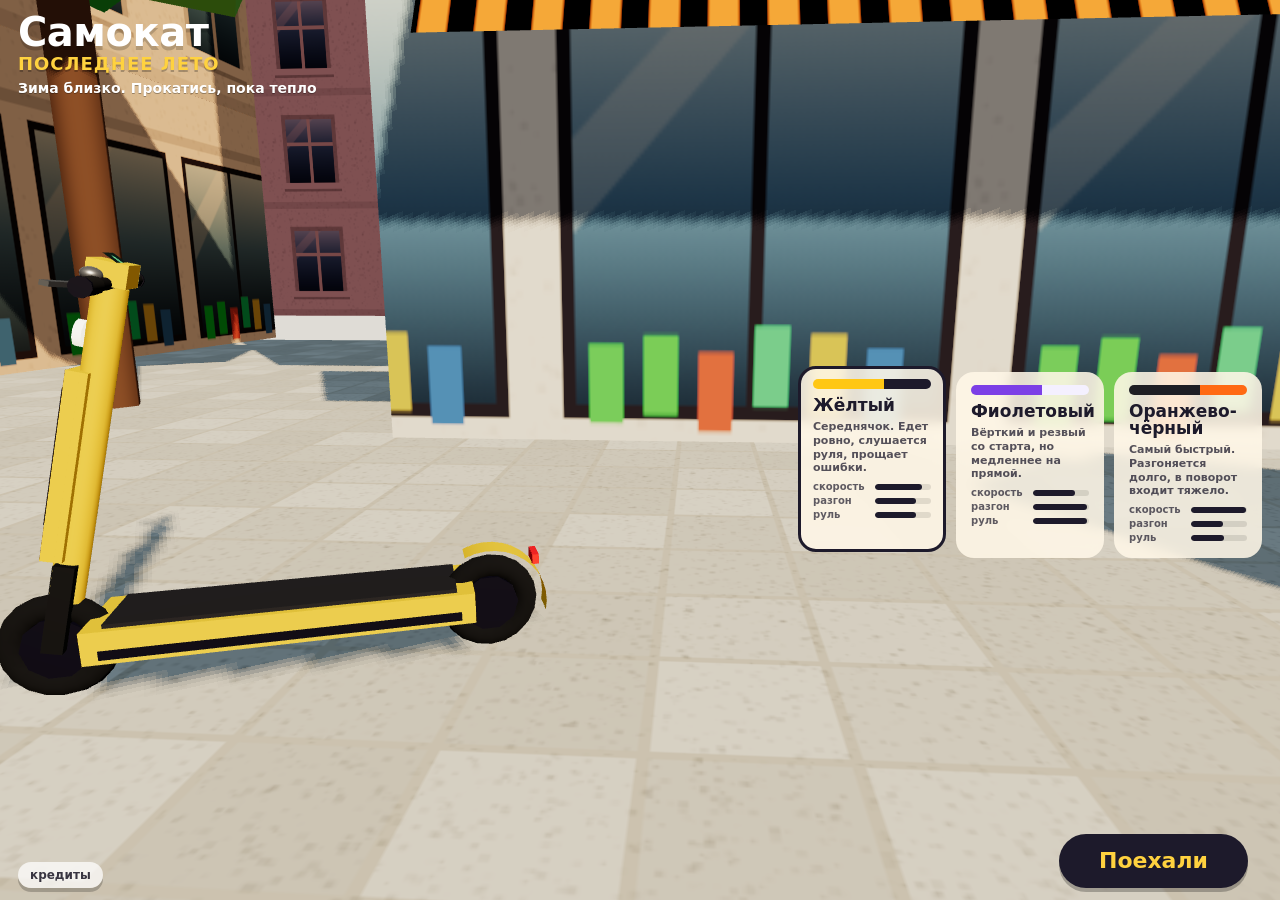
<file: index.html>
<!doctype html>
<html lang="ru">
<head>
<meta charset="utf-8">
<meta name="viewport" content="width=device-width, initial-scale=1, maximum-scale=1, user-scalable=no, viewport-fit=cover">
<meta name="theme-color" content="#7fc6ff">
<meta name="apple-mobile-web-app-capable" content="yes">
<meta name="mobile-web-app-capable" content="yes">
<title>Самокат. Последнее лето</title>
<link rel="stylesheet" href="style.css">
<script type="importmap">
{ "imports": {
  "three": "./vendor/three/three.module.js",
  "three/addons/": "./vendor/three/addons/"
} }
</script>
</head>
<body>
<canvas id="c"></canvas>

<!-- HUD -->
<div id="hud" class="hidden">
  <div class="hud-l">
    <div id="score">0</div>
    <div id="mult">×1</div>
  </div>
  <div class="hud-c"><span id="speed">0</span><small>км/ч</small><div id="turbo"><i></i><span>турбо ↑↑</span></div></div>
  <div class="hud-r">
    <div id="lives"></div>
    <div id="best">рекорд 0</div>
  </div>
  <button id="pause" aria-label="Пауза">II</button>
  <div id="cardbar"></div>
</div>
<div id="aura"></div>
<div id="pops"></div>
<div id="cardToast" class="hidden"><canvas width="122" height="166"></canvas><div><b></b><p></p><small>жми на карту внизу, когда пригодится</small></div></div>
<div id="grips"><div class="grip" id="gL"></div><div class="grip" id="gR"></div><svg id="gLine"><line x1="0" y1="0" x2="0" y2="0"/></svg></div>
<div id="hint" class="hidden">
  <div class="hint-zone l"><b></b><span>левый палец</span></div>
  <div class="hint-txt">Возьмись за руль двумя пальцами<br><small>левый вверх, правый вниз — направо · оба вниз или отпусти — тормоз<br>оба вверх — турбо</small></div>
  <div class="hint-zone r"><b></b><span>правый палец</span></div>
</div>
<div id="flash"></div>

<!-- Меню -->
<div id="menu">
  <div class="title">
    <h1>Самокат<span>последнее лето</span></h1>
    <p>Зима близко. Прокатись, пока тепло</p>
  </div>
  <div id="cards"></div>
  <div class="menu-bottom">
    <button id="go">Поехали</button>
    <div id="menuBest"></div>
  </div>
  <button id="creditsBtn" class="ghost">кредиты</button>
</div>

<!-- Кредиты -->
<div id="credits" class="hidden">
  <div class="panel credits">
    <h2>Кредиты</h2>
    <div class="cr-body">
      <h4>Игра</h4>
      <p>Павел Черкун — идея, геймдизайн<br>Код, улица, самокаты, люди, собаки, голуби — сделаны кодом в проекте</p>
      <h4>Машины · CC BY 4.0 · Sketchfab</h4>
      <p>«2018 Ford Mustang GT Convertible» — adrianaflak09<br>«Chery Tiggo 8 Pro» — niev<br><small>упрощены, перекрашены, без логотипов</small></p>
      <h4>Здания · CC BY · Sketchfab</h4>
      <p>«Small Shop Asset» — HardSurface3D<br>«Russian Commercial Building PSX Style» — crime100<br>«Russian Residential Blocks (Spalny Rayon) PSX» — crime100<br>«dinner Ps1 style» — Wardster<br>«Mexican Store (Tienda 3B) — Low Poly PSX Asset» — Mezaiah la cabra<br>«Soviet Khrushchyovka — PS1 Style» — zufari4</p>
      <h4>Уличные мелочи · CC0 · Poly Haven</h4>
      <p>Fire Hydrant, Metal Trash Can, Utility Box 01, Exterior Aircon Unit</p>
      <h4>Карты</h4>
      <p>Рамки и значки карт — из игры «Курьер»</p>
      <h4>Код</h4>
      <p>three.js — MIT · meshoptimizer — MIT</p>
    </div>
    <button id="creditsClose">Понятно</button>
  </div>
</div>

<!-- Конец заезда -->
<div id="over" class="hidden">
  <div class="panel">
    <h2 id="overTitle">Приехали</h2>
    <div class="big" id="overScore">0</div>
    <div id="overInfo"></div>
    <div class="row">
      <button id="again">Ещё круг</button>
      <button id="toMenu" class="ghost">Другой самокат</button>
    </div>
  </div>
</div>

<div id="paused" class="hidden"><div class="panel"><h2>Пауза</h2><div id="cardHelp"></div><div class="row"><button id="resume">Дальше</button><button id="quit" class="ghost">В меню</button></div></div></div>

<div id="rotate"><div class="phone"></div><p>Поверни телефон</p><small>играем горизонтально</small></div>
<div id="loading"><div class="bar"><i></i></div><p>Накачиваем колёса…</p><button id="reload" class="hidden">Что-то застряло — перезапустить</button></div>
<script>
// Сторож загрузки: ошибка модуля или вечная загрузка не оставляют пустой экран — даём кнопку перезапуска
(function () {
  var show = function () { var b = document.getElementById('reload'); if (b && !window.__booted) b.classList.remove('hidden'); };
  window.__bootWatch = setTimeout(show, 20000);
  addEventListener('error', show); addEventListener('unhandledrejection', show);
  document.getElementById('reload').onclick = function () { location.reload(); };
})();
</script>

<script type="module" src="src/main.js?v=2"></script>
</body>
</html>
</file>
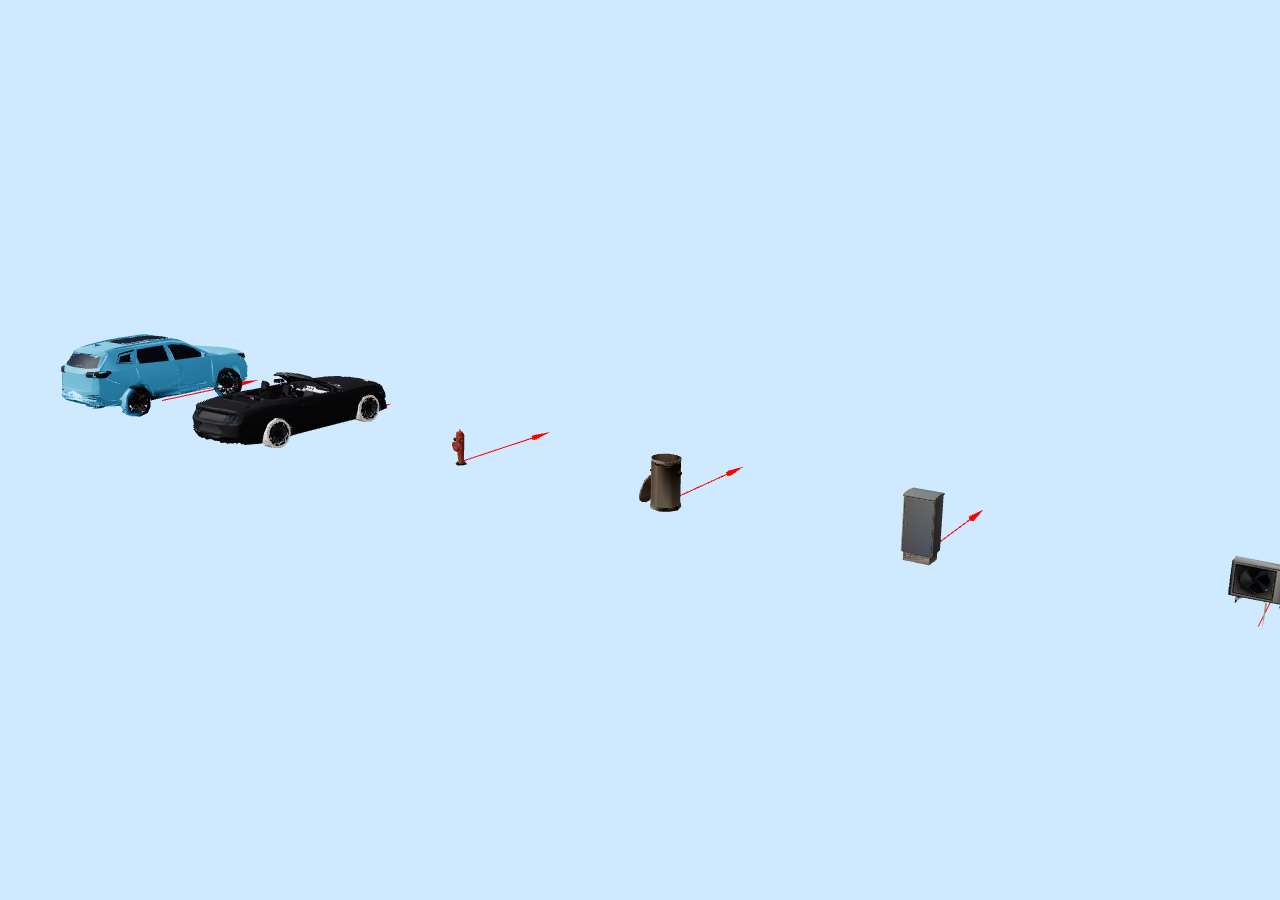
<file: tools/gallery.html>
<!doctype html>
<html lang="ru"><head><meta charset="utf-8"><base href="../"><title>Галерея моделей</title>
<style>html,body{margin:0;height:100%;background:#cfe9ff}canvas{display:block}</style>
<script type="importmap">{ "imports": { "three": "./vendor/three/three.module.js", "three/addons/": "./vendor/three/addons/" } }</script>
</head><body>
<script type="module">
// Отладка: все модели в ряд. Красная стрелка — «вперёд» игры (-z). ?b — здания, ?k=mustang,tiggo8 — выбранные, ?az, ?d — ракурс.
import * as THREE from 'three';
import * as A from './src/assets.js';
import * as M from './src/models.js';
const Q = new URLSearchParams(location.search);
const r = new THREE.WebGLRenderer({ antialias: true }); r.setSize(innerWidth, innerHeight); document.body.appendChild(r.domElement);
r.outputColorSpace = THREE.SRGBColorSpace; r.toneMapping = THREE.ACESFilmicToneMapping;
const s = new THREE.Scene(); s.background = new THREE.Color('#cfe9ff');
s.add(new THREE.HemisphereLight('#fff', '#a98', 1.5)); const d = new THREE.DirectionalLight('#fff', 2.5); d.position.set(-3, 5, 4); s.add(d);
const cam = new THREE.PerspectiveCamera(40, innerWidth / innerHeight, 0.1, 500);
const keys = Q.get('k') ? Q.get('k').split(',') : Q.has('b') ? ['white_shop','rural','commercial','diner','tienda','pharmacy','izakaya','khrush','spalny','post'] : ['tiggo8','mustang','hydrant','trash','box','aircon'];
await A.loadAll();
let x = 0;
for (const k of keys) {
  const m = Q.has('b') ? A.building(k, 12, 12) : A.model(k);
  if (!m) continue;
  const w = Q.has('b') ? 14 : 5;
  m.position.x = x; s.add(m);
  const ar = new THREE.ArrowHelper(new THREE.Vector3(0, 0, -1), new THREE.Vector3(x, 0.05, 0), 3, 0xff0000); s.add(ar);
  x += w;
}
if (!Q.has('b') && !Q.has('k')) { const sc = M.makeScooter(M.SCOOTERS[+(Q.get('sc') ?? 0)]); sc.group.position.x = x; s.add(sc.group); x += 3; }
const az = +(Q.get('az') ?? 0.6);
const dist = +(Q.get('d') ?? (Q.has('b') ? 60 : 22));
cam.position.set(x / 2 - 2 + Math.sin(az) * dist, Q.has('b') ? 18 : 7, Math.cos(az) * dist); cam.lookAt(x / 2 - 2, 1, 0);
if (Q.has('top')) { cam.position.set(4, 14, 0.01); cam.lookAt(4, 0, 0); }
r.render(s, cam);
</script></body></html>
</file>
<file: style.css>
:root {
  --sun: #ffd23f;
  --ink: #1d1a2b;
  --cream: #fff8e7;
  --sky: #7fc6ff;
  --hot: #ff5a36;
  --font: "SF Pro Rounded", ui-rounded, "Nunito", "Segoe UI", system-ui, -apple-system, sans-serif;
}
* { box-sizing: border-box; -webkit-tap-highlight-color: transparent; }
html, body {
  margin: 0; height: 100%; overflow: hidden; background: #7fc6ff;
  font-family: var(--font); color: var(--ink);
  -webkit-user-select: none; user-select: none; touch-action: none;
  overscroll-behavior: none;
}
canvas#c { position: fixed; inset: 0; width: 100%; height: 100%; display: block; }
.hidden { display: none !important; }
button {
  font: 800 18px/1 var(--font); border: 0; border-radius: 999px; cursor: pointer;
  padding: 14px 28px; background: var(--ink); color: var(--sun);
  box-shadow: 0 4px 0 rgba(0,0,0,.25); transition: transform .08s;
}
button:active { transform: translateY(2px) scale(.98); box-shadow: 0 2px 0 rgba(0,0,0,.25); }
button.ghost { background: rgba(255,255,255,.85); color: var(--ink); }

/* HUD */
#hud { position: fixed; inset: 0; pointer-events: none; padding: max(10px, env(safe-area-inset-top)) max(16px, env(safe-area-inset-right)) 0 max(16px, env(safe-area-inset-left)); }
.hud-l { position: absolute; left: max(16px, env(safe-area-inset-left)); top: 10px; }
#score { font: 900 34px/1 var(--font); color: #fff; text-shadow: 0 2px 0 rgba(0,0,0,.25), 0 0 18px rgba(0,0,0,.15); font-variant-numeric: tabular-nums; }
#mult { display: inline-block; margin-top: 6px; font: 900 16px/1 var(--font); padding: 5px 10px; border-radius: 999px; background: var(--sun); color: var(--ink); transition: transform .15s; }
#mult.bump { transform: scale(1.35) rotate(-6deg); }
#mult.lost { background: #fff; opacity: .7; }
.hud-c { position: absolute; left: 50%; top: 10px; transform: translateX(-50%); font: 900 26px/1 var(--font); color: #fff; text-shadow: 0 2px 0 rgba(0,0,0,.25); font-variant-numeric: tabular-nums; }
.hud-c small { font-size: 12px; margin-left: 3px; opacity: .9; }
.hud-r { position: absolute; right: max(64px, calc(env(safe-area-inset-right) + 54px)); top: 10px; text-align: right; }
#lives { font-size: 22px; letter-spacing: 2px; filter: drop-shadow(0 2px 0 rgba(0,0,0,.2)); }
#lives .off { opacity: .25; filter: grayscale(1); }
#best { font: 800 13px/1 var(--font); color: #fff; margin-top: 6px; text-shadow: 0 1px 0 rgba(0,0,0,.3); }
#pause { pointer-events: auto; position: absolute; right: max(12px, env(safe-area-inset-right)); top: 10px; width: 42px; height: 42px; padding: 0; font-size: 14px; background: rgba(255,255,255,.85); color: var(--ink); }

#pops { position: fixed; inset: 0; pointer-events: none; overflow: hidden; }
.pop { position: absolute; left: 50%; top: 34%; transform: translate(-50%, 0); font: 900 24px/1 var(--font); color: #fff; white-space: nowrap;
  text-shadow: 0 2px 0 rgba(0,0,0,.35), 0 0 10px rgba(0,0,0,.35); animation: pop 2.4s ease-out forwards; transition: top .2s; }
.pop.good { color: var(--sun); }
.pop.bad { color: #ff7a5c; }
.pop small { display: block; text-align: center; font-size: 14px; color: #fff; margin-top: 4px; }
@keyframes pop {
  0% { transform: translate(-50%, 10px) scale(.6); opacity: 0; }
  7% { transform: translate(-50%, 0) scale(1.12); opacity: 1; }
  14% { transform: translate(-50%, 0) scale(1); }
  80% { transform: translate(-50%, -6px) scale(1); opacity: 1; }
  100% { transform: translate(-50%, -24px) scale(1); opacity: 0; }
}

#grips { position: fixed; inset: 0; pointer-events: none; }
.grip { position: absolute; width: 74px; height: 74px; margin: -37px 0 0 -37px; border-radius: 50%;
  border: 3px solid rgba(255,255,255,.75); background: rgba(255,255,255,.12); display: none; }
.grip.on { display: block; }
#gLine { position: absolute; inset: 0; width: 100%; height: 100%; overflow: visible; }
#gLine line { stroke: rgba(255,255,255,.45); stroke-width: 3; stroke-dasharray: 6 8; }

#hint { position: fixed; inset: 0; pointer-events: none; display: flex; align-items: center; justify-content: space-between; padding: 0 6vw; }
.hint-zone { display: flex; flex-direction: column; align-items: center; gap: 8px; color: #fff; font: 800 13px var(--font); text-shadow: 0 1px 0 rgba(0,0,0,.3); }
.hint-zone b { width: 76px; height: 76px; border-radius: 50%; border: 3px dashed #fff; background: rgba(255,255,255,.18); animation: breathe 1.4s ease-in-out infinite; }
.hint-zone.on b { background: var(--sun); border-style: solid; animation: none; }
.hint-txt { text-align: center; font: 900 20px/1.25 var(--font); color: #fff; text-shadow: 0 2px 0 rgba(0,0,0,.3); background: rgba(29,26,43,.35); padding: 12px 18px; border-radius: 18px; }
.hint-txt small { font-size: 13px; font-weight: 700; opacity: .95; }
@keyframes breathe { 50% { transform: scale(1.12); } }

#flash { position: fixed; inset: 0; pointer-events: none; background: #fff; opacity: 0; }

/* Меню */
#menu { position: fixed; inset: 0; display: flex; flex-direction: column; justify-content: space-between;
  padding: max(14px, env(safe-area-inset-top)) max(18px, env(safe-area-inset-right)) max(12px, env(safe-area-inset-bottom)) max(18px, env(safe-area-inset-left)); }
.title h1 { margin: 0; font: 900 40px/0.9 var(--font); color: #fff; text-shadow: 0 4px 0 rgba(0,0,0,.18); letter-spacing: -0.5px; }
.title h1 span { display: block; font-size: 18px; color: var(--sun); text-shadow: 0 2px 0 rgba(0,0,0,.25); margin-top: 6px; letter-spacing: 1px; text-transform: uppercase; }
.title p { margin: 8px 0 0; font: 700 14px var(--font); color: #fff; text-shadow: 0 1px 0 rgba(0,0,0,.3); }
#cards { display: flex; gap: 10px; align-self: flex-end; }
.card { width: 148px; padding: 10px 12px 12px; border-radius: 18px; background: rgba(255,248,231,.88); backdrop-filter: blur(6px);
  border: 3px solid transparent; cursor: pointer; transition: transform .15s, border-color .15s; }
.card.sel { border-color: var(--ink); transform: translateY(-6px); }
.card .sw { height: 10px; border-radius: 6px; margin-bottom: 8px; }
.card h3 { margin: 0 0 6px; font: 900 17px/1 var(--font); }
.card p { margin: 0 0 6px; font: 600 11px/1.25 var(--font); opacity: .75; }
.stat { display: flex; align-items: center; gap: 6px; font: 700 10px var(--font); margin-top: 3px; }
.stat i { flex: 0 0 56px; font-style: normal; opacity: .7; }
.stat u { flex: 1; height: 6px; border-radius: 3px; background: rgba(0,0,0,.1); overflow: hidden; text-decoration: none; }
.stat u b { display: block; height: 100%; background: var(--ink); border-radius: 3px; }
.menu-bottom { display: flex; align-items: center; justify-content: flex-end; gap: 14px; }
#go { font-size: 22px; padding: 16px 40px; }
#menuBest { font: 800 14px var(--font); color: #fff; text-shadow: 0 1px 0 rgba(0,0,0,.3); }

#over, #paused { position: fixed; inset: 0; display: flex; align-items: center; justify-content: center; background: rgba(29,26,43,.35); }
.panel { background: var(--cream); border-radius: 26px; padding: 20px 30px 22px; text-align: center; min-width: 300px; box-shadow: 0 10px 0 rgba(0,0,0,.15); }
.panel h2 { margin: 0; font: 900 24px var(--font); }
.panel .big { font: 900 54px/1.1 var(--font); color: var(--hot); font-variant-numeric: tabular-nums; }
#overInfo { font: 700 14px/1.4 var(--font); opacity: .8; margin: 4px 0 14px; }
#overInfo b { color: var(--hot); }
.row { display: flex; gap: 10px; justify-content: center; }

#rotate { position: fixed; inset: 0; z-index: 50; display: none; flex-direction: column; align-items: center; justify-content: center;
  background: linear-gradient(#7fc6ff, #ffe9a8); color: #fff; text-align: center; font: 900 24px var(--font); text-shadow: 0 2px 0 rgba(0,0,0,.2); }
#rotate p { margin: 26px 0 4px; } #rotate small { font-size: 14px; font-weight: 700; }
#rotate .phone { width: 54px; height: 92px; border: 5px solid #fff; border-radius: 12px; animation: turn 2s ease-in-out infinite; }
@keyframes turn { 0%, 20% { transform: rotate(0); } 50%, 80% { transform: rotate(-90deg); } 100% { transform: rotate(0); } }
@media (orientation: portrait) and (max-width: 900px) { #rotate { display: flex; } }

#loading { position: fixed; inset: 0; z-index: 40; display: flex; flex-direction: column; align-items: center; justify-content: center; background: linear-gradient(#7fc6ff, #ffe9a8); color: #fff; font: 800 16px var(--font); }
#loading .bar { width: 220px; height: 12px; border-radius: 6px; background: rgba(255,255,255,.4); overflow: hidden; }
#loading button { margin-top: 18px; font-size: 15px; padding: 12px 22px; }
#loading .bar i { display: block; height: 100%; width: 0; background: var(--ink); transition: width .2s; }

/* Карты */
#cardbar { position: absolute; left: 50%; bottom: max(8px, env(safe-area-inset-bottom)); transform: translateX(-50%); display: flex; gap: 26px; }
.cslot { pointer-events: auto; position: relative; width: 44px; height: 60px; padding: 0; border-radius: 6px; background: none; box-shadow: none;
  transition: opacity .2s, filter .2s, transform .15s; }
.cslot canvas { width: 100%; height: 100%; display: block; image-rendering: pixelated; }
.cslot i { position: absolute; left: 4px; right: 4px; bottom: -6px; height: 4px; border-radius: 2px; background: var(--c); transform-origin: left; transform: scaleX(0); }
.cslot.off { opacity: .32; filter: grayscale(.85) brightness(.9); }
.cslot.have { opacity: 1; filter: drop-shadow(0 0 6px var(--c)) drop-shadow(0 0 2px #fff); animation: cardPulse 1s ease-in-out infinite; }
.cslot.act { opacity: 1; filter: drop-shadow(0 0 12px var(--c)) brightness(1.15); transform: translateY(-6px) scale(1.08); }
@keyframes cardPulse { 50% { transform: translateY(-4px) scale(1.06); } }
.cslot span { position: absolute; left: 50%; top: 100%; margin-top: 3px; transform: translateX(-50%); font: 800 10px/1 var(--font); color: #fff; white-space: nowrap; text-shadow: 0 1px 2px rgba(0,0,0,.6); }
.cslot.off span { opacity: .8; }
#cardbar { bottom: max(18px, calc(env(safe-area-inset-bottom) + 10px)) !important; }
#cardToast { position: fixed; left: max(14px, env(safe-area-inset-left)); top: 84px; display: flex; gap: 12px; align-items: center; pointer-events: none;
  background: rgba(20,18,30,.82); border: 2px solid var(--c, #fff); border-radius: 16px; padding: 10px 16px 10px 10px; color: #fff; max-width: min(330px, 40vw);
  box-shadow: 0 0 24px var(--c, #fff); animation: toastIn .35s cubic-bezier(.2,1.6,.4,1); }
#cardToast canvas { width: 61px; height: 83px; image-rendering: pixelated; flex: none; }
#cardToast b { display: block; font: 900 18px/1.1 var(--font); color: var(--c); }
#cardToast p { margin: 4px 0; font: 700 13px/1.3 var(--font); }
#cardToast small { font: 600 11px var(--font); opacity: .7; }
@keyframes toastIn { from { transform: translateX(-40px) scale(.8); opacity: 0; } }
#cardHelp { margin: 10px 0 14px; display: grid; gap: 6px; text-align: left; max-width: 420px; }
#cardHelp div { display: flex; gap: 10px; align-items: center; font: 600 12px/1.3 var(--font); }
#cardHelp canvas { width: 30px; height: 41px; image-rendering: pixelated; flex: none; }
#cardHelp b { color: var(--c); filter: brightness(.75); }
#turbo { position: relative; margin: 5px auto 0; width: 86px; height: 6px; border-radius: 3px; background: rgba(0,0,0,.25); overflow: visible; }
#turbo i { display: block; height: 100%; width: 100%; border-radius: 3px; background: #7dffb2; transform-origin: left; }
#turbo span { position: absolute; left: 0; right: 0; top: 8px; font: 800 9px/1 var(--font); text-align: center; opacity: .85; }
#turbo.on i { background: #ff5a36; box-shadow: 0 0 8px #ff5a36; }
#turbo.empty span { opacity: .4; }
#aura { position: fixed; inset: 0; pointer-events: none; opacity: 0; transition: opacity .25s; box-shadow: inset 0 0 60px 12px var(--c, #fff); }
.pop.card { color: #fff; }
.pop.card small { font-size: 13px; max-width: 70vw; white-space: normal; }

/* Кредиты */
#creditsBtn { position: absolute; left: max(18px, env(safe-area-inset-left)); bottom: max(12px, env(safe-area-inset-bottom)); font-size: 12px; padding: 7px 12px; opacity: .85; }
#credits { position: fixed; inset: 0; z-index: 30; display: flex; align-items: center; justify-content: center; background: rgba(29,26,43,.45); }
.panel.credits { width: min(520px, 92vw); max-height: 88vh; display: flex; flex-direction: column; padding: 16px 22px 16px; text-align: left; }
.panel.credits h2 { text-align: center; }
.cr-body { overflow-y: auto; margin: 6px 0 12px; font: 600 12px/1.4 var(--font); -webkit-user-select: text; user-select: text; touch-action: pan-y; }
.cr-body h4 { margin: 10px 0 2px; font: 900 13px var(--font); color: var(--hot); }
.cr-body p { margin: 0; } .cr-body small { opacity: .6; }
.panel.credits > button { align-self: center; }

@media (max-height: 460px) {
  .card p { display: none; } .card { width: 136px; }
}
@media (max-height: 380px) {
  .title h1 { font-size: 30px; } .title h1 span { font-size: 14px; }
  .card { width: 132px; padding: 8px 10px 10px; } .card p { display: none; }
  #go { padding: 12px 30px; font-size: 19px; }
  #score { font-size: 28px; }
}
</file>
